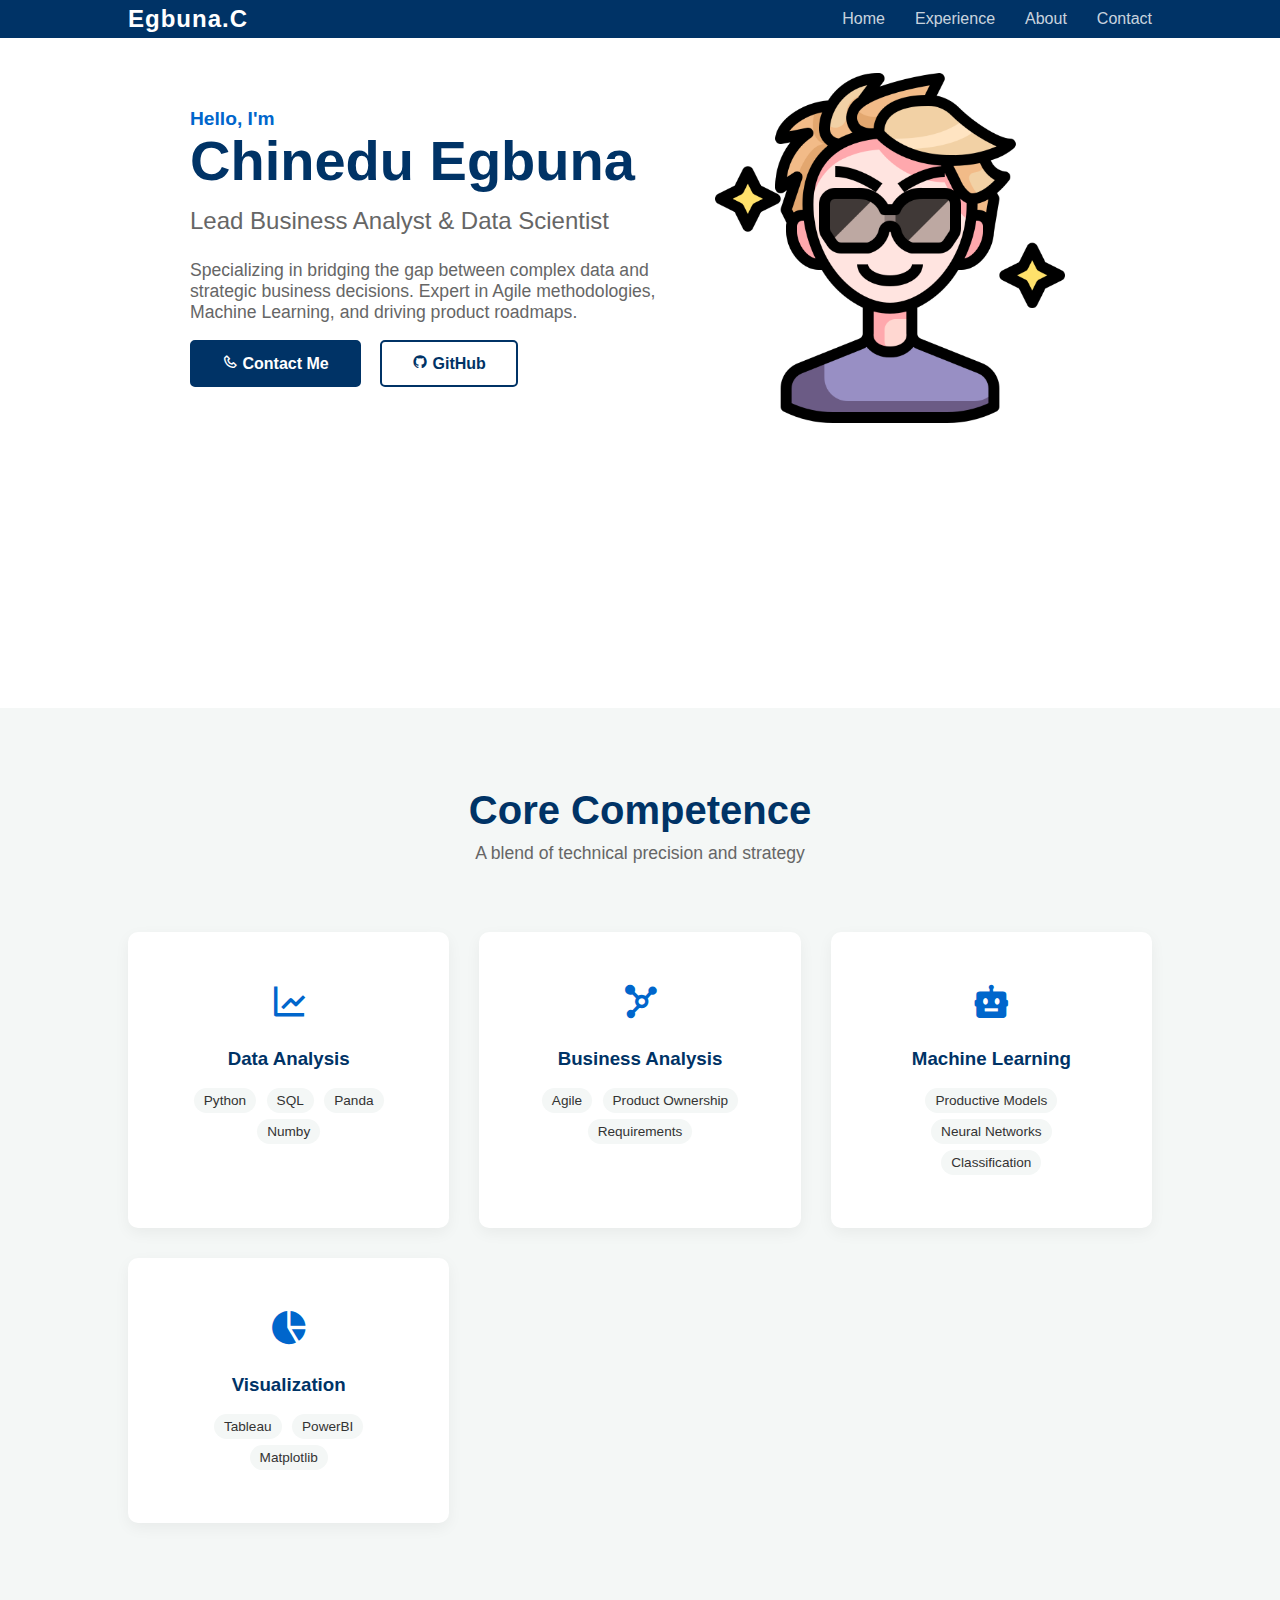
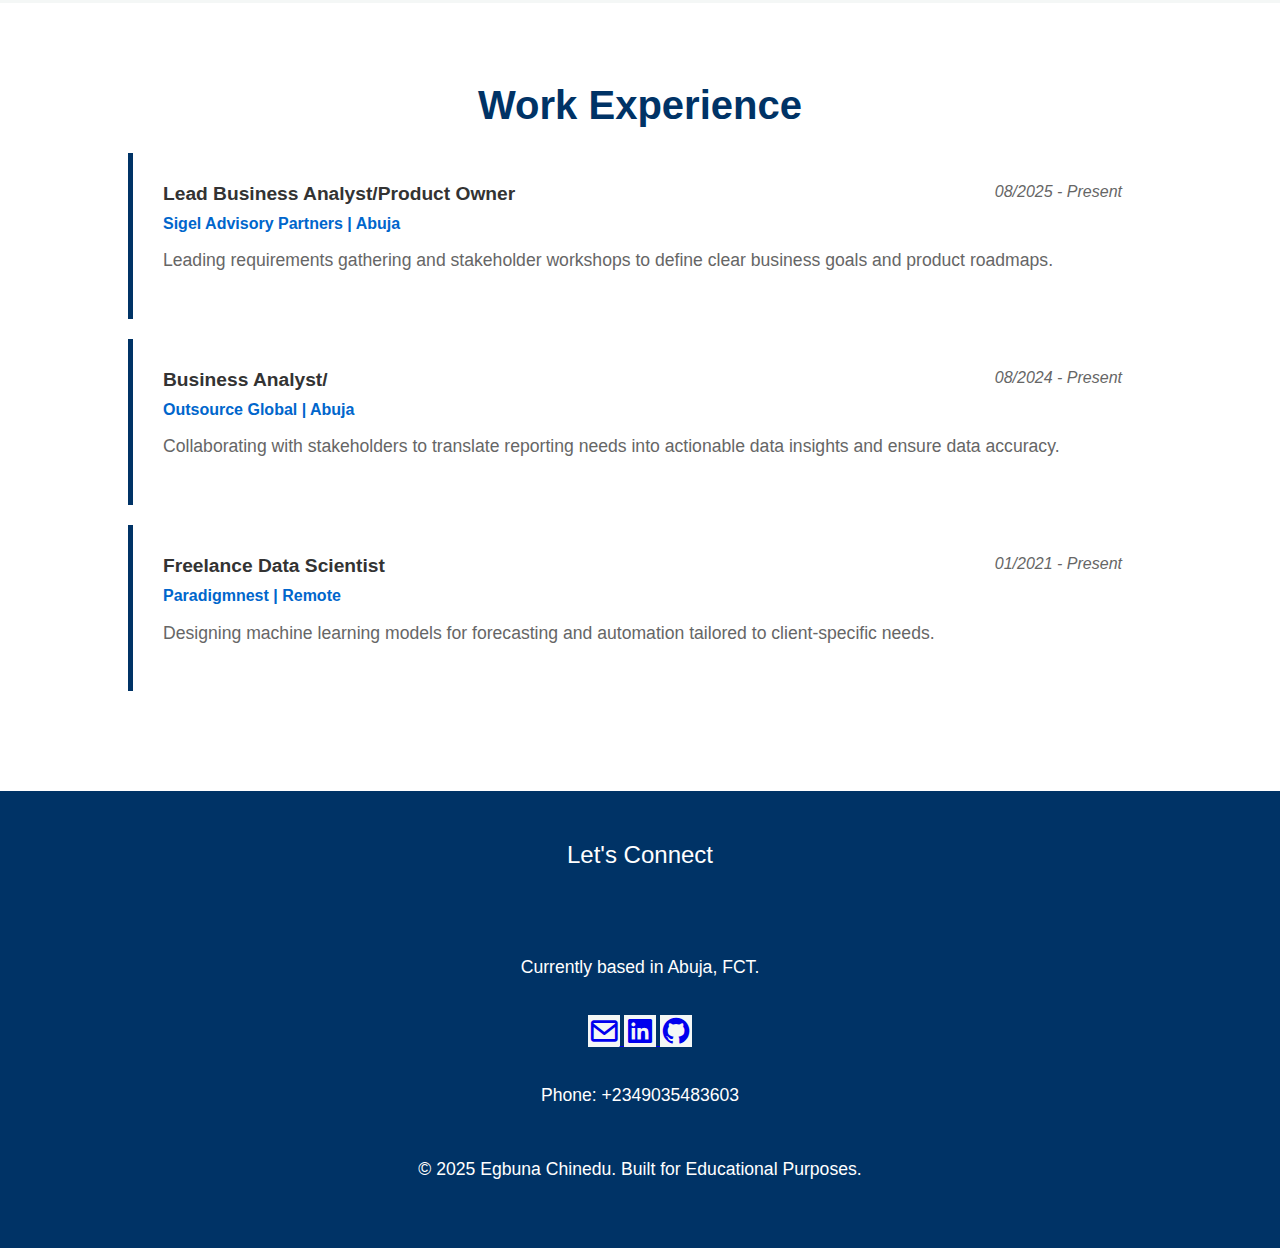
<file: index.html>
<!DOCTYPE html>
<html lang="en">
<head>
    <meta charset="UTF-8">
    <meta name="viewport" content="width=device-width, initial-scale=1.0">
    <link rel="stylesheet" href="main.css">
    <link href='https://unpkg.com/boxicons@2.1.4/css/boxicons.min.css' rel='stylesheet'>
    <link rel="stylesheet" href="https://fontawesome.com/icons/envelope?f=classic&s=regular">
     <link rel="icon" href="man.png">
    <title>Chinedu's Portfolio</title>
</head>

<body>
    <!-- NAVIGATION BAR -->
     <nav class="nav-bar">
        <div class="logo">Egbuna.C</div>

        <ul class="nav-links">
            <li><a href="#">Home</a></li>
            <li><a href="experience.html">Experience</a></li>
            <li><a href="#">About</a></li>
            <li><a href="#">Contact</a></li>
        </ul>
     </nav>

     <!-- HERO SECTION --> 
     <section class="hero-section">
        <div class="hero-content">
            <span class="greeting">Hello, I'm</span>
            <h1 class="chinedu">Chinedu Egbuna</h1>
            <h2>Lead Business Analyst & Data Scientist</h2>
            <p>Specializing in bridging the gap between complex data and strategic business decisions. Expert in Agile methodologies, Machine Learning, and driving product roadmaps.</p>
        <div class="cnt-btns">
            <a href="#contact" class="pry-btn">
                 <i class='bx bx-phone'></i>
                 Contact Me
                </a>
           
            <a href="https://github.com/enayds" target="_blank" class="sdy-btn">
             <i class='bx bxl-github'></i>
             GitHub        
            </a>
        </div>
        </div>
            <!--Add photo icon here-->
        <div class="hero-image">
            <img src="man.png" alt="" width="350px" height="350px"> </div>
     </section>

     <!--Skills Section-->
     <section id="skills" class="skills_sect">

        <div class="skills_header">
            <h2>Core Competence</h2>
            <p>A blend of technical precision and strategy</p>
        </div>

        <div class="skills_cards">

            <!--SKILL 1-->

            <div class="cards">
                <div class="skill-icon">
                    <i class='bx bx-line-chart'></i>
                </div>
                
                <h3>Data Analysis</h3>

                <div class="skill-tags">
                    <span>Python</span>
                    <span>SQL</span>
                    <span>Panda</span>
                    <span>Numby</span>
                </div>
            </div>

             <!--SKILL 2-->

            <div class="cards">
                <div class="skill-icon">
                   <i class='bx bxs-network-chart'></i>
                </div>

                <h3>Business Analysis</h3>

                <div class="skill-tags">
                    <span>Agile</span>
                    <span>Product Ownership</span>
                    <span>Requirements</span>
                </div>
            </div>

              <!--SKILL 3-->

            <div class="cards">
                <div class="skill-icon">
               <i class='bx bxs-bot'></i>
                </div>

                <h3>Machine Learning</h3>

                <div class="skill-tags">
                    <span>Productive Models</span>
                    <span>Neural Networks</span>
                    <span>Classification</span>
                </div>
            </div>
            
              <!--SKILL 4-->

            <div class="cards">
                <div class="skill-icon">
                   <i class='bx bxs-pie-chart-alt-2'></i>
                </div>

                <h3>Visualization</h3>

                <div class="skill-tags">
                    <span>Tableau</span>
                    <span>PowerBI</span>
                    <span>Matplotlib</span>
                </div>
            </div>
        </div>
        </section>

        <!--EXPRERIENCE PREVIEW-->
        <section class="experience_sect">
        <div class="work-div">
          <h2>Work Experience</h2>
        </div>

        <!--EXPERIENCE 1-->

        <div class="experience_card">
            <div class="exp-header">
                <span class="exp-role">Lead Business Analyst/Product Owner</span>
                <span class="exp-date">08/2025 - Present</span>
            </div>

            <div class="exp-company">Sigel Advisory Partners | Abuja</div>
            <p>Leading requirements gathering and stakeholder workshops to define clear business goals and product roadmaps.<p>
        </div>

        <!--EXPERIRNCE 2-->

          <div class="experience_card">
            <div class="exp-header">
                <span class="exp-role">Business Analyst/</span>
                <span class="exp-date">08/2024 - Present</span>
            </div>

            <div class="exp-company">Outsource Global | Abuja</div>
            <p>Collaborating with stakeholders to translate reporting needs into actionable data insights and ensure data accuracy.<p>
        </div>

        <!--EXPERIENCE 3-->
          
          <div class="experience_card">
            <div class="exp-header">
                <span class="exp-role">Freelance Data Scientist</span>
                <span class="exp-date">01/2021 - Present</span>
            </div>

            <div class="exp-company">Paradigmnest | Remote </div>
            <p>Designing machine learning models for forecasting and automation tailored to client-specific needs.</p>
        </div>
           
     </section>

     <!--FOOTER-->

     <footer id="contact">
        <h2 class="connect">Let's Connect</h2>
        <p class="abuja">Currently based in Abuja, FCT.</p>
        <div class="social-links">
            <a class="something" href="mailto:egbunachineduvictor@gmail.com" target="_blank">
               <i class='bx  bx-envelope'></i> 
            </a>

            <a href="https://linkedin.com/in/enayds" target="_blank">
                <i class='bx bxl-linkedin-square'></i>
            </a>

            <a href="https://github.com/enayds" target="_blank">
                <i class='bx bxl-github'></i>
            </a>
        </div>
        <p class="number">Phone: +2349035483603</p>
        <br>
        <p class="number">© 2025 Egbuna Chinedu. Built for Educational Purposes.</p>
     </footer>
</body>
</html>
</file>
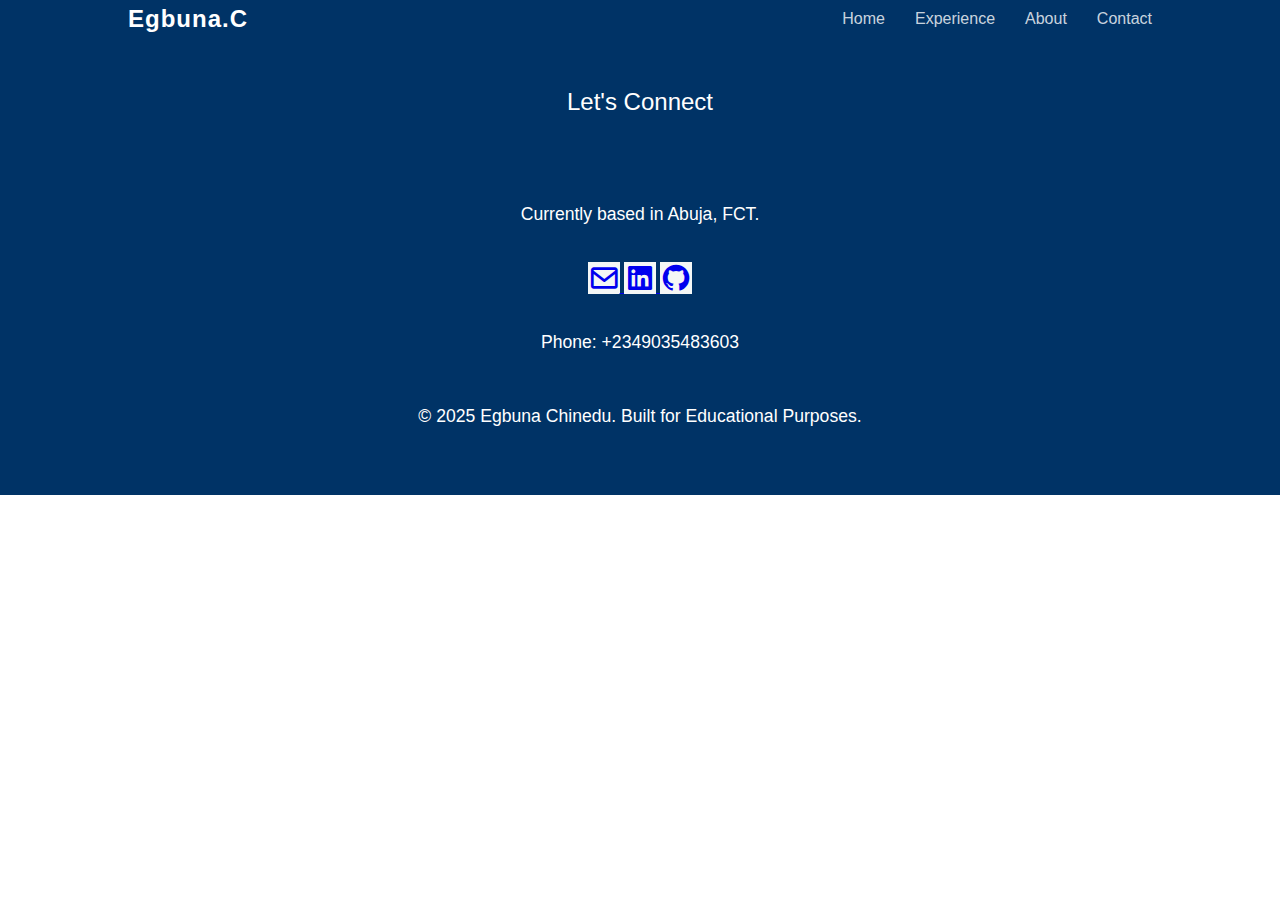
<file: experience.html>
<!DOCTYPE html>
<html lang="en">
<head>
    <meta charset="UTF-8">
    <meta name="viewport" content="width=device-width, initial-scale=1.0">
    <link rel="stylesheet" href="main.css">
    <link href='https://unpkg.com/boxicons@2.1.4/css/boxicons.min.css' rel='stylesheet'>
    <link rel="stylesheet" href="https://fontawesome.com/icons/envelope?f=classic&s=regular">
     <link rel="icon" href="man.png">
    <title>Experience page.</title>
</head>

 <!-- NAVIGATION BAR -->
     <nav class="nav-bar">
        <div class="logo">Egbuna.C</div>

        <ul class="nav-links">
            <li><a href="index.html">Home</a></li>
            <li><a href="#">Experience</a></li>
            <li><a href="#">About</a></li>
            <li><a href="#">Contact</a></li>
        </ul>
     </nav>

      <!--FOOTER-->

     <footer id="contact">
        <h2 class="connect">Let's Connect</h2>
        <p class="abuja">Currently based in Abuja, FCT.</p>
        <div class="social-links">
            <a class="something" href="mailto:egbunachineduvictor@gmail.com" target="_blank">
               <i class='bx  bx-envelope'></i> 
            </a>

            <a href="https://linkedin.com/in/enayds" target="_blank">
                <i class='bx bxl-linkedin-square'></i>
            </a>

            <a href="https://github.com/enayds" target="_blank">
                <i class='bx bxl-github'></i>
            </a>
        </div>
        <p class="number">Phone: +2349035483603</p>
        <br>
        <p class="number">© 2025 Egbuna Chinedu. Built for Educational Purposes.</p>
     </footer>
</file>
<file: main.css>
* {
    margin: 0;
    padding: 0;
    box-sizing: border-box;
    font-family: 'Segoe UI', Tahoma, Geneva, Verdana, sans-serif;
    scroll-behavior: smooth;
}

body {
    margin: 0;
    padding: 0;
}

.nav-bar{
    display: flex;
    justify-content: space-between;
    align-items: center;
    padding: 5px 10%;
    background-color: #003366;
    position: sticky;
    top: 0;
  z-index: 1000;
}

.nav-links{
    display: flex;
    justify-content: space-around;
    align-items: center;
    list-style: none;
    display: flex;
    gap: 30px;
}

.nav-links a {
    text-decoration: none;
    font-family: 'Segoe UI', Tahoma, Geneva, Verdana, sans-serif;
    color: rgba(255, 255, 255, 0.8);
    transition: color 0.3s 
ease;
    font-weight: 500;
}

.nav-links a:hover {
color: #ffffff;
}
.logo {
    color: #ffffff;
    font-size: 1.5rem;
    font-weight: bold;
    letter-spacing: 1px;
    font-family: 'Segoe UI', Tahoma, Geneva, Verdana, sans-serif;
}

.hero-section{
     display: flex;
     justify-content: center;
     align-items: center;
}
   
.hero-content{
  height: 600px;
  width: 500px;
  margin-top: 70px;
   
}
.hero-image{
  height: 600px;
  width: 500px;
  margin-bottom:90px;
}


.greeting {
    color: #0066CC;
    font-family: 'Segoe UI', Tahoma, Geneva, Verdana, sans-serif;
    font-size: 1.2rem;
    font-weight: 600;
    margin-bottom: 10px;
}

.chinedu {
    font-size: 3.5rem;
    color: #003366;
    line-height: 1.1;
    margin-bottom: 15px;
    font-family: 'Segoe UI', Tahoma, Geneva, Verdana, sans-serif;
}

h2 {
    font-size: 1.5rem;
    color: #666666;
    font-weight: 400;
    margin-bottom: 25px;
    font-family: 'Segoe UI', Tahoma, Geneva, Verdana, sans-serif;
}

p {
    font-family: 'Segoe UI', Tahoma, Geneva, Verdana, sans-serif;
    color: #666666;
    margin-bottom: 30px;
    font-size: 1.1rem;
    margin-block-start: 1em;
    margin-block-end: 1em;
    margin-inline-start: 0px;
    margin-inline-end: 0px;
    unicode-bidi: isolate;
}
.pry-btn {
    background-color: #003366;
    color: #ffffff;
    margin-right: 15px;
    border: 2px solid #003366;
    text-decoration: none;
    display: inline-block;
    padding: 12px 30px;
    border-radius: 5px;
    font-weight: 600;
    transition: all 0.3s 
ease;
}
.pry-btn:hover {
    background-color: #ffffff;
    color: #003366;
     transition: all 0.3s 
ease;
}

.sdy-btn {
    background-color: #ffffff;
    color: #003366;
    margin-right: 15px;
    border: 2px solid #003366;
    text-decoration: none;
    display: inline-block;
    padding: 12px 30px;
    border-radius: 5px;
    font-weight: 600;
    transition: all 0.3s 
ease;
}

.sdy-btn:hover {
    background-color: #003366;
    color: #ffffff;
    transition: all 0.3s 
ease;
}

.hero-image{
    width: 400px;
    height: 400px;
    /* background-color: #ddd; */
    border-radius: 50%;
    display: flex;
    align-items: center;
    justify-content: center;
    flex-direction: column;
    color: #666;
    border: 8px soid #f4f7f6;
    margin-bottom: 250px;
    /* box-shadow: 0 10px 20px rgba(0, 0, 0, 0.1);  */
} 

.skills_sect{
    padding: 80px 10%;
    background-color: #f4f7f6;
}

.skills_header {
    text-align: center;
    margin-bottom: 50px;
 }

.skills_header h2 {
    font-size: 2.5rem;
    color: #003366;
    text-align: center;
    font-weight: bold;
    margin: 0;
}

.skills_header p {
    color: #666666;
    margin-top: 10px;
    display: inline-block;
}

.skills_cards {
    display: grid;
    grid-template-columns: repeat(auto-fit, minmax(250px, 1fr));
    gap: 30px;
}

.skill-icon {
    font-size: 2.5rem;
    color: #0066cc;
    margin-bottom: 20px;
}

.skills_cards h3{
    margin-bottom: 15px;
    color: #003366;
}

.cards{
    background: #ffffff;
    padding: 50px;
    border-radius: 10px;
    box-shadow: 0 5px 15px rgba(0, 0, 0, 0.05);
    text-align: center;
    transition: transform 0.3s 
ease;
}

.cards:hover  {
    transform: translateY(-10px);
    background-color: #003366;
    transition: all 0.3s 
ease;
}

.cards:hover h3 {
    color: white;
}

.skill-tags span {
    display: inline-block;
    background: #f4f7f6;
    padding: 5px 10px;
    border-radius: 15px;
    font-size: 0.85rem;
    margin: 3px;
    color: #333333;
}

.experience_sect{
    padding: 80px 10%;
}

.work-div h2 {
    font-size: 2.5rem;
    color: #003366;
    font-weight: bold;
    text-align: center;
}

.experience_card {
    background: #ffffff;
    padding: 30px;
    margin-bottom: 20px;
    border-left: 5px solid #003366;
    border-radius: 0 5px 5px 0;
}

.exp-header {
    display: flex;
    justify-content: space-between;
    flex-wrap: wrap;
    margin-bottom: 10px;
}
.exp-role{
    font-size: 1.2rem;
    font-weight: bold;
    color: #333333;
}

.exp-date {
    color: #666666;
    font-style: italic;
}

.exp-company {
    color:#0066cc;
    font-weight: 600;
}

footer {
    background-color: #003366;
    color:#ffffff;
    padding: 50px 10%;
    text-align: center;
}
footer h2 {
    display: inline-block;
    margin-bottom: 70px;
    color: #ffffff;
}

.social-links i {
    margin: 20px 0;
    font-size:32px ;
    background-color: #f4f7f6;
}


.connect {
    color: #ffffff;
    font-family: 'Segoe UI', Tahoma, Geneva, Verdana, sans-serif;
}


.abuja {
    color: #ffffff;
    font-family: 'Segoe UI', Tahoma, Geneva, Verdana, sans-serif;
}


.number {
    color: #ffffff;
    font-family: 'Segoe UI', Tahoma, Geneva, Verdana, sans-serif;
}
</file>
